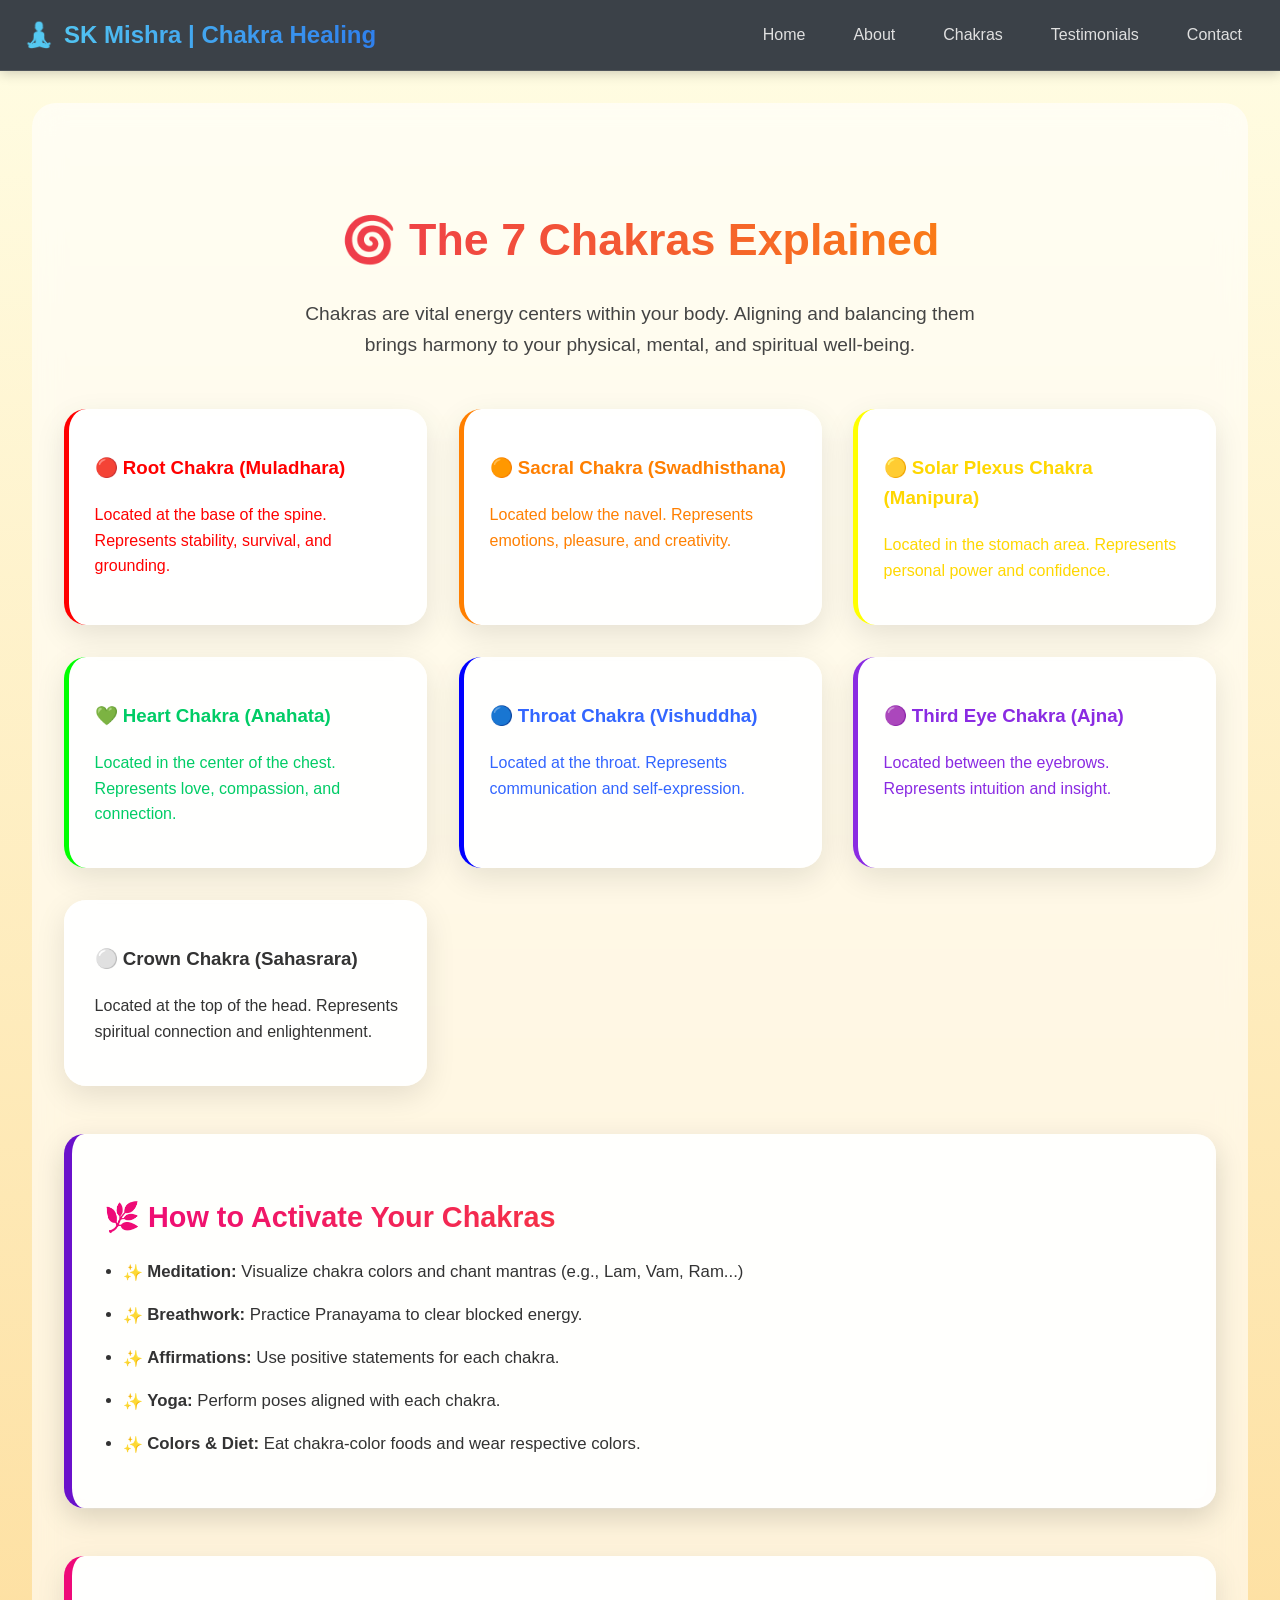
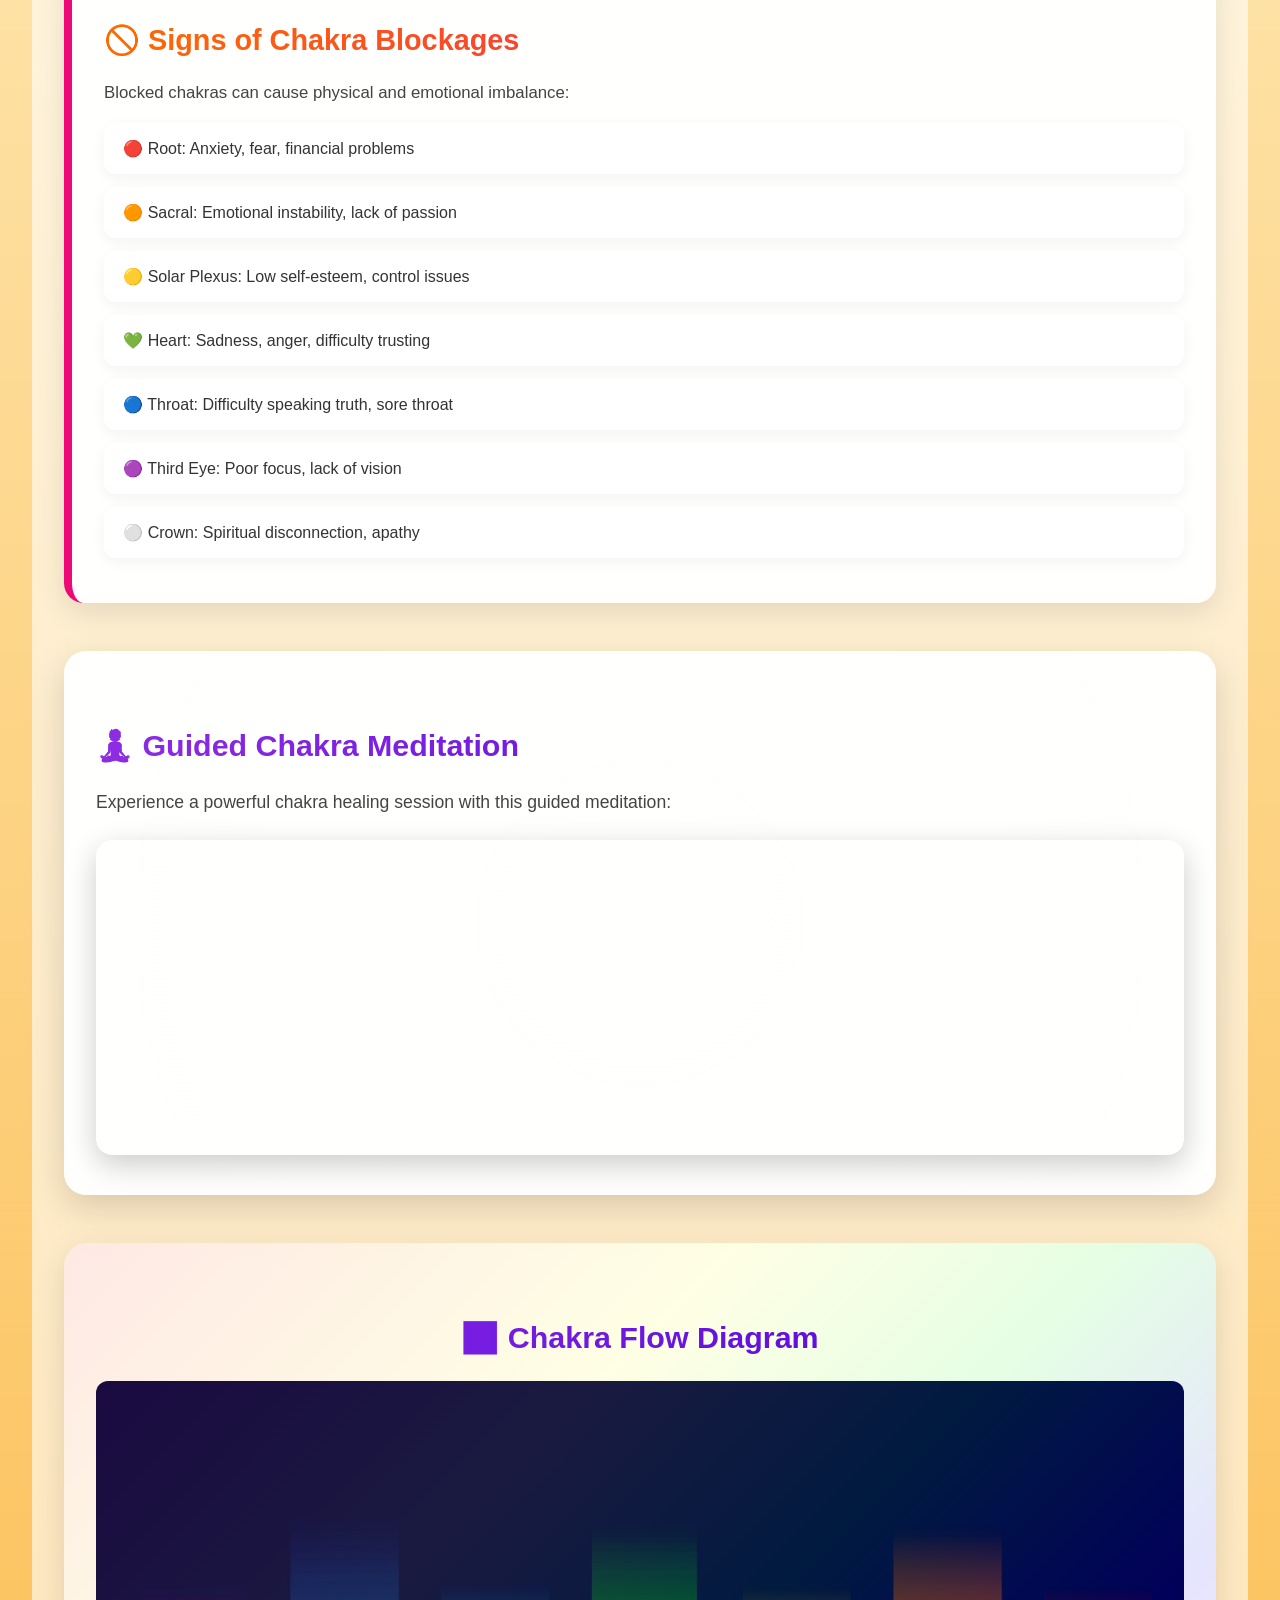
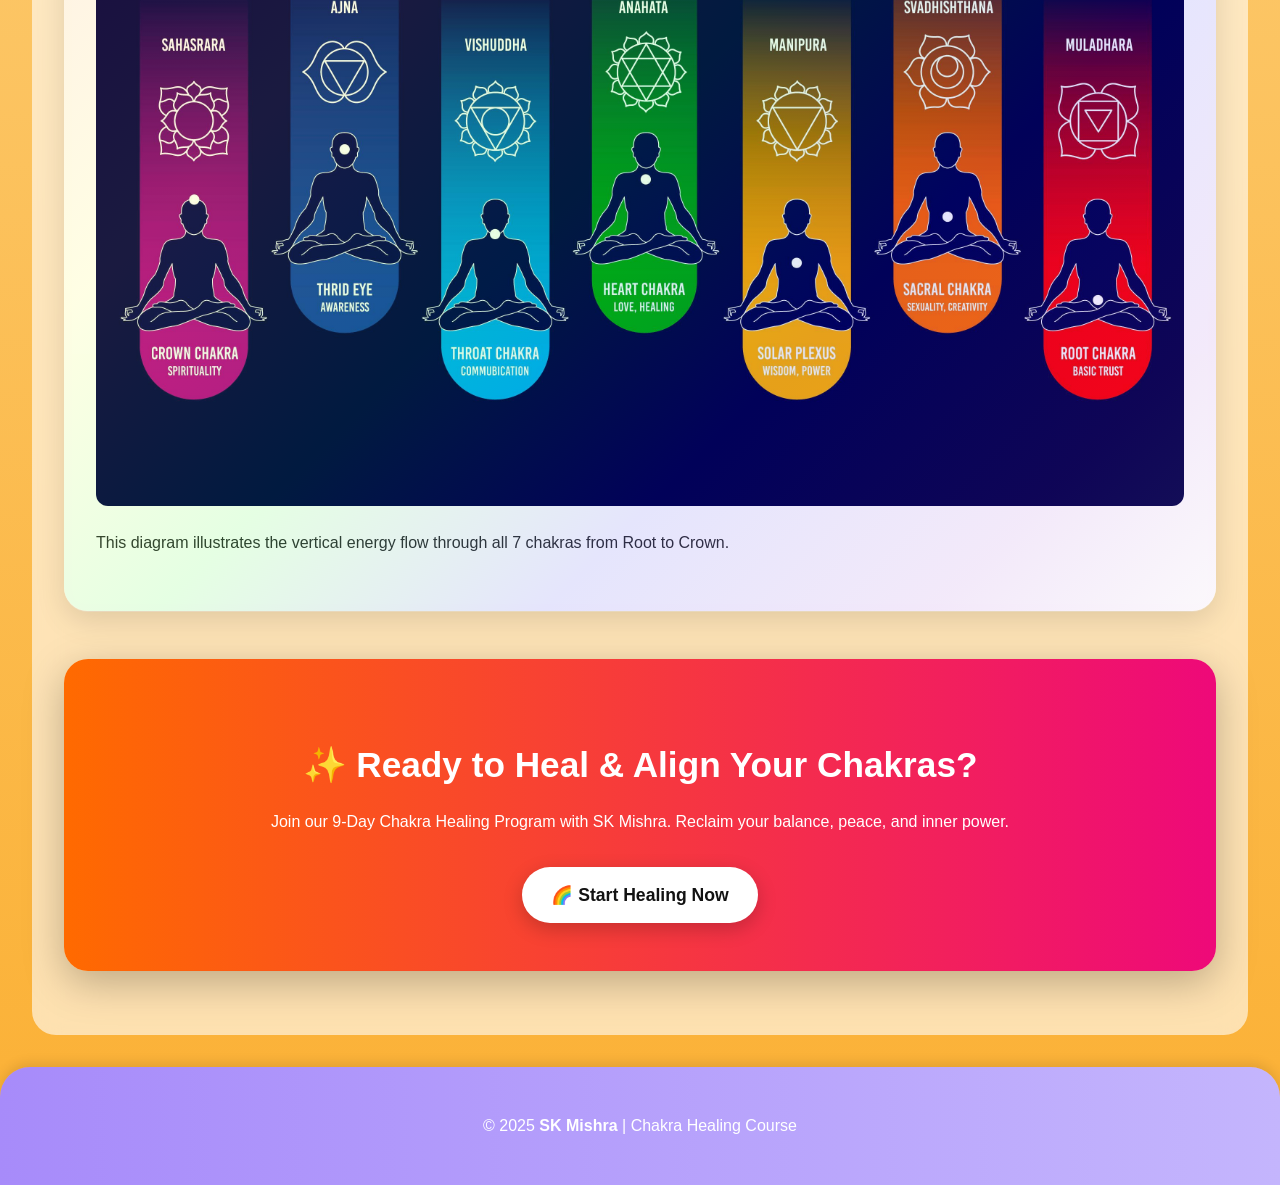
<file: chakra.html>
<!DOCTYPE html>
<html lang="en">
<head>
  <meta charset="UTF-8" />
  <meta name="viewport" content="width=device-width, initial-scale=1.0"/>
  <title>Chakras | SK Mishra Chakra Healing</title>
  <link rel="stylesheet" href="chakra.css" />
  <link rel="stylesheet" href="home.css" />
</head>
<body>

  <!-- 🔷 Header -->
  <div id="header-placeholder"></div>

  <!-- 🌀 Chakra Section -->
  <section id="chakra" class="chakra-section">
    <div class="chakra-container">
      <h2 class="section-title">🌀 The 7 Chakras Explained</h2>
      <p class="chakra-intro">
        Chakras are vital energy centers within your body. Aligning and balancing them brings harmony to your physical, mental, and spiritual well-being.
      </p>

      <!-- Chakra Cards -->
      <div class="chakra-grid">

        <div class="chakra-card" style="border-color: #FF0000; color: #FF0000; animation-delay: 0.1s;">
          <h3>🔴 Root Chakra (Muladhara)</h3>
          <p>Located at the base of the spine. Represents stability, survival, and grounding.</p>
        </div>
      
        <div class="chakra-card" style="border-color: #FF7F00; color: #FF7F00; animation-delay: 0.2s;">
          <h3>🟠 Sacral Chakra (Swadhisthana)</h3>
          <p>Located below the navel. Represents emotions, pleasure, and creativity.</p>
        </div>
      
        <div class="chakra-card" style="border-color: #FFFF00; color: #FFD700; animation-delay: 0.3s;">
          <h3>🟡 Solar Plexus Chakra (Manipura)</h3>
          <p>Located in the stomach area. Represents personal power and confidence.</p>
        </div>
      
        <div class="chakra-card" style="border-color: #00FF00; color: #00CC66; animation-delay: 0.4s;">
          <h3>💚 Heart Chakra (Anahata)</h3>
          <p>Located in the center of the chest. Represents love, compassion, and connection.</p>
        </div>
      
        <div class="chakra-card" style="border-color: #0000FF; color: #3366FF; animation-delay: 0.5s;">
          <h3>🔵 Throat Chakra (Vishuddha)</h3>
          <p>Located at the throat. Represents communication and self-expression.</p>
        </div>
      
        <div class="chakra-card" style="border-color: #8A2BE2; color: #8A2BE2; animation-delay: 0.6s;">
          <h3>🟣 Third Eye Chakra (Ajna)</h3>
          <p>Located between the eyebrows. Represents intuition and insight.</p>
        </div>
      
        <div class="chakra-card" style="border-color: #FFFFFF; animation-delay: 0.7s;">
          <h3>⚪ Crown Chakra (Sahasrara)</h3>
          <p>Located at the top of the head. Represents spiritual connection and enlightenment.</p>
        </div>
      
      </div>
      
      <!-- 🔸 Chakra Activation Tips -->
      <div class="chakra-activation">
        <h3>🌿 How to Activate Your Chakras</h3>
        <ul>
          <li><strong>Meditation:</strong> Visualize chakra colors and chant mantras (e.g., Lam, Vam, Ram...)</li>
          <li><strong>Breathwork:</strong> Practice Pranayama to clear blocked energy.</li>
          <li><strong>Affirmations:</strong> Use positive statements for each chakra.</li>
          <li><strong>Yoga:</strong> Perform poses aligned with each chakra.</li>
          <li><strong>Colors & Diet:</strong> Eat chakra-color foods and wear respective colors.</li>
        </ul>
      </div>

      <!-- 🔹 Chakra Blockages -->
      <div class="chakra-blockages">
        <h3>🚫 Signs of Chakra Blockages</h3>
        <p>Blocked chakras can cause physical and emotional imbalance:</p>
        <ul>
          <li>🔴 Root: Anxiety, fear, financial problems</li>
          <li>🟠 Sacral: Emotional instability, lack of passion</li>
          <li>🟡 Solar Plexus: Low self-esteem, control issues</li>
          <li>💚 Heart: Sadness, anger, difficulty trusting</li>
          <li>🔵 Throat: Difficulty speaking truth, sore throat</li>
          <li>🟣 Third Eye: Poor focus, lack of vision</li>
          <li>⚪ Crown: Spiritual disconnection, apathy</li>
        </ul>
      </div>

      <!-- 🔸 Guided Meditation -->
      <div class="chakra-meditation">
        <h3>🧘 Guided Chakra Meditation</h3>
        <p>Experience a powerful chakra healing session with this guided meditation:</p>
        <div class="chakra-video">
          <iframe width="100%" height="315" src="https://www.youtube.com/embed/qs_DuZigRzY" title="Chakra Meditation" frameborder="0" allowfullscreen></iframe>
        </div>
      </div>

      <!-- 🔹 Chakra Flow Diagram -->
      <div class="chakra-diagram">
        <h3>📊 Chakra Flow Diagram</h3>
        <img src="/images/chkara.jpg" alt="Chakra Flow Diagram" style="max-width: 100%; border-radius: 12px;" />
        <p>This diagram illustrates the vertical energy flow through all 7 chakras from Root to Crown.</p>
      </div>

      <!-- 🟣 Call to Action -->
      <div class="chakra-cta">
        <h2>✨ Ready to Heal & Align Your Chakras?</h2>
        <p>Join our 9-Day Chakra Healing Program with SK Mishra. Reclaim your balance, peace, and inner power.</p>
        <a href="contact.html" class="chakra-btn">🌈 Start Healing Now</a>
      </div>
    </div>
  </section>

  <!-- ⚫ Footer -->
  <div id="footer-placeholder"></div>


  <script src="script.js"></script>

</body>
</html>
</file>
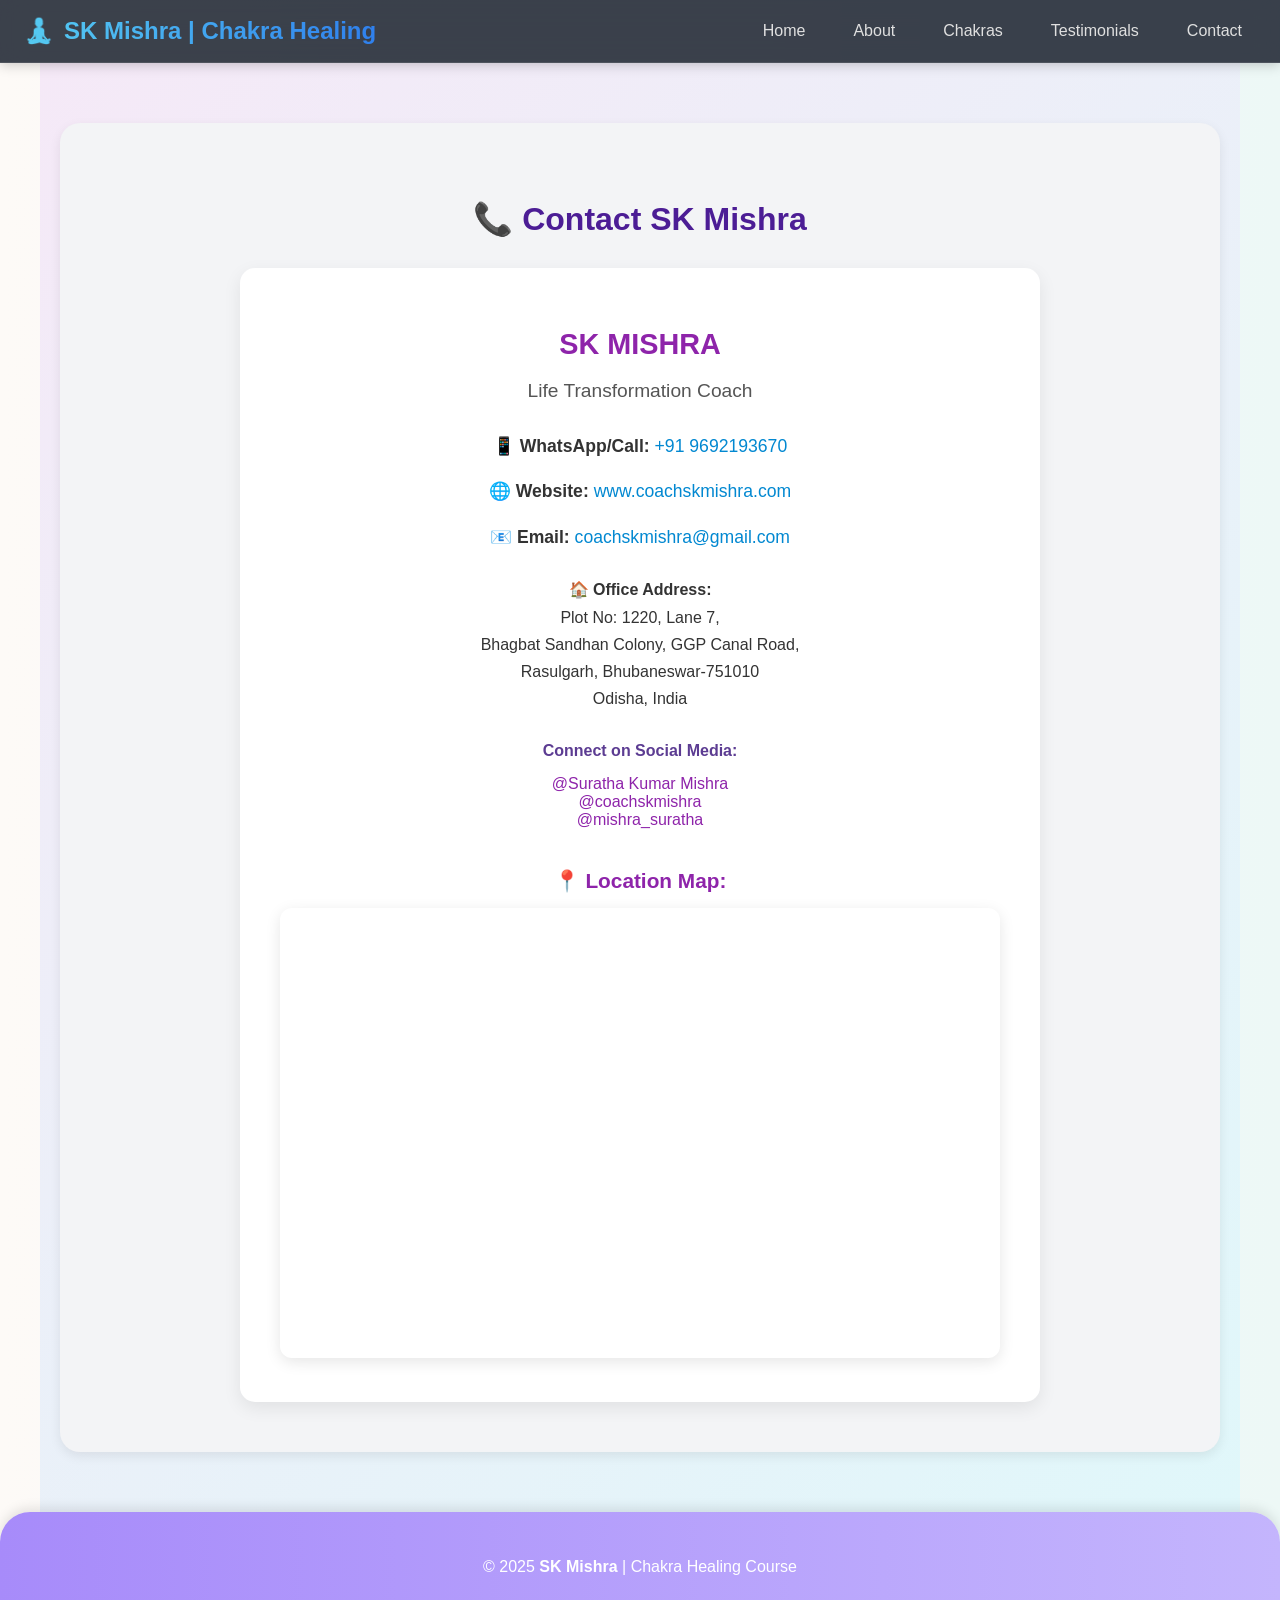
<file: contact.html>
<!DOCTYPE html>
<html lang="en">
<head>
  <meta charset="UTF-8" />
  <meta name="viewport" content="width=device-width, initial-scale=1.0"/>
  <title>Contact | SK Mishra - Life Transformation Coach</title>
  <link rel="stylesheet" href="contact.css" />
  <link rel="stylesheet" href="home.css" />
  <style>
    /* Basic styling for contact section */
    .contact-section {
      padding: 60px 20px;
      background: linear-gradient(135deg, #f5e9f7, #e0f7fa);
    }
    
    .contact-container {
      max-width: 1200px;
      margin: 0 auto;
    }
    
    .section-title {
      text-align: center;
      font-size: 2.5rem;
      color: #8E24AA;
      margin-bottom: 40px;
    }
    
    .contact-card {
      background: white;
      padding: 40px;
      border-radius: 15px;
      box-shadow: 0 6px 18px rgba(0, 0, 0, 0.08);
      max-width: 800px;
      margin: 0 auto;
      text-align: center;
    }
    
    .coach-title {
      font-size: 1.8rem;
      color: #8E24AA;
      margin: 20px 0 10px;
      font-weight: 600;
    }
    
    .coach-subtitle {
      color: #555;
      font-size: 1.2rem;
      margin-bottom: 30px;
      font-weight: 500;
    }
    
    .contact-info {
      margin: 30px 0;
    }
    
    .contact-info p {
      font-size: 1.1rem;
      margin-bottom: 15px;
      line-height: 1.6;
    }
    
    .contact-info a {
      color: #0288D1;
      text-decoration: none;
    }
    
    .contact-info a:hover {
      text-decoration: underline;
    }
    
    .address {
      margin: 25px 0;
      font-style: normal;
      line-height: 1.7;
    }
    
    .social-links {
      margin-top: 30px;
    }
    
    .social-links a {
      display: inline-block;
      margin: 0 10px;
      color: #8E24AA;
      font-weight: 500;
    }
    
    .map-box {
      margin-top: 40px;
    }
    
    .map-box h4 {
      font-size: 1.3rem;
      color: #8E24AA;
      margin-bottom: 15px;
    }
  </style>
</head>
<body>

  <!-- 🔶 Header & Navigation -->
  <div id="header-placeholder"></div>

  <!-- 🟠 Contact Section -->
  <section class="contact-section">
    <div class="contact-container">
      <h2 class="section-title">📞 Contact SK Mishra</h2>

      <div class="contact-card">
        <h3 class="coach-title">SK MISHRA</h3>
        <p class="coach-subtitle">Life Transformation Coach</p>
        
        <div class="contact-info">
          <p><strong>📱 WhatsApp/Call:</strong> <a href="https://wa.me/919692193670" target="_blank">+91 9692193670</a></p>
          <p><strong>🌐 Website:</strong> <a href="http://www.coachskmishra.com" target="_blank">www.coachskmishra.com</a></p>
          <p><strong>📧 Email:</strong> <a href="mailto:coachskmishra@gmail.com">coachskmishra@gmail.com</a></p>
          
          <div class="address">
            <strong>🏠 Office Address:</strong><br>
            Plot No: 1220, Lane 7,<br>
            Bhagbat Sandhan Colony, GGP Canal Road,<br>
            Rasulgarh, Bhubaneswar-751010<br>
            Odisha, India
          </div>
        </div>

        <div class="social-links">
          <h4>Connect on Social Media:</h4>
          <a href="#" target="_blank">@Suratha Kumar Mishra</a><br>
          <a href="#" target="_blank">@coachskmishra</a><br>
          <a href="#" target="_blank">@mishra_suratha</a>
        </div>

        <div class="map-box">
          <h4>📍 Location Map:</h4>
          <iframe src="https://www.google.com/maps/embed?pb=!1m17!1m12!1m3!1d3742.2667691585916!2d85.86264727501036!3d20.289222181181415!2m3!1f0!2f0!3f0!3m2!1i1024!2i768!4f13.1!3m2!1m1!2zMjDCsDE3JzIxLjIiTiA4NcKwNTEnNTQuOCJF!5e0!3m2!1sen!2sin!4v1752082317513!5m2!1sen!2sin" width="600" height="450" style="border:0;" allowfullscreen="" loading="lazy" referrerpolicy="no-referrer-when-downgrade"></iframe>
        </div>
      </div>
    </div>
  </section>

  <!-- ⚫ Footer -->
  <div id="footer-placeholder"></div>
  <script src="script.js"></script>

</body>
</html>
</file>
<file: chakra.css>
/* ------------------ Chakra Base Styling ------------------ */
body {
    margin: 0;
    font-family: 'Poppins', sans-serif;
    background: linear-gradient(to bottom, #fffde4, #fbb034);
    color: #222;
    line-height: 1.6;
    overflow-x: hidden;
}

/* Chakra Section */
.chakra-section {
    padding: 4rem 2rem;
    background: rgba(255, 255, 255, 0.6);
    backdrop-filter: blur(14px);
    border-radius: 24px;
    margin: 2rem;
    animation: fadeIn 1s ease-in;
}

/* Title & Intro */
.section-title {
    font-size: 2.8rem;
    text-align: center;
    margin-bottom: 1.5rem;
    background: linear-gradient(to right, #e91e63, #ff9800);
    -webkit-background-clip: text;
    -webkit-text-fill-color: transparent;
    animation: fadeInUp 1s ease-in-out;
}

.chakra-intro {
    max-width: 700px;
    margin: 0 auto 3rem;
    text-align: center;
    font-size: 1.2rem;
    color: #444;
    animation: fadeIn 1.5s ease-in-out;
}

/* Chakra Grid */
.chakra-grid {
    display: grid;
    grid-template-columns: repeat(auto-fit, minmax(280px, 1fr));
    gap: 2rem;
    margin-bottom: 3rem;
}

/* Chakra Card */
.chakra-card {
    background: rgba(255, 255, 255, 0.9);
    border-left: 5px solid #ff9800;
    padding: 1.6rem;
    border-radius: 22px;
    box-shadow: 0 10px 30px rgba(0, 0, 0, 0.1);
    transition: all 0.4s ease;
    animation: floatIn 0.8s ease forwards;
    opacity: 0;
    transform: translateY(30px);
    backdrop-filter: blur(6px);
    position: relative;
}

.chakra-card:hover {
    transform: translateY(-12px) scale(1.03);
    box-shadow: 0 12px 35px rgba(255, 152, 0, 0.3), 0 8px 25px rgba(0, 0, 0, 0.1);
    border-left-color: #e91e63;
}
/* Animation Keyframe */
@keyframes fadeInUpScale {
    0% {
        opacity: 0;
        transform: translateY(30px) scale(0.95);
    }

    100% {
        opacity: 1;
        transform: translateY(0) scale(1);
    }
}

/* Animated Chakra Cards */
.chakra-card {
    opacity: 0;
    transform: translateY(30px) scale(0.95);
    animation: fadeInUpScale 0.8s ease forwards;
}

/* Optional hover glow */
.chakra-card:hover {
    box-shadow: 0 0 20px currentColor;
}
/* Shared Sections */
.chakra-activation,
.chakra-blockages,
.chakra-meditation,
.chakra-diagram {
    background: rgba(255, 255, 255, 0.92);
    border-radius: 20px;
    padding: 2rem;
    margin-bottom: 3rem;
    box-shadow: 0 8px 25px rgba(0, 0, 0, 0.1);
    animation: fadeIn 1.2s ease-in;
    backdrop-filter: blur(6px);
}

.chakra-activation h3,
.chakra-blockages h3,
.chakra-meditation h3,
.chakra-diagram h3 {
    color: #e65100;
    margin-bottom: 1rem;
    font-size: 1.6rem;
}

.chakra-activation ul,
.chakra-blockages ul {
    margin-left: 1.4rem;
    line-height: 1.7;
    color: #444;
}

/* Chakra Video & Diagram */
.chakra-video iframe {
    border-radius: 14px;
    box-shadow: 0 8px 22px rgba(0, 0, 0, 0.15);
}
.chakra-activation {
    background: rgba(255, 255, 255, 0.85);
    border-left: 8px solid #6a11cb;
    border-radius: 20px;
    padding: 2rem;
    margin-bottom: 3rem;
    box-shadow: 0 10px 28px rgba(0, 0, 0, 0.15);
    animation: fadeInUp 1s ease;
    backdrop-filter: blur(10px);
    transition: transform 0.3s ease, box-shadow 0.3s ease;
}

.chakra-activation:hover {
    transform: translateY(-5px);
    box-shadow: 0 16px 36px rgba(0, 0, 0, 0.2);
}

/* Title Style */
.chakra-activation h3 {
    font-size: 1.8rem;
    margin-bottom: 1rem;
    color: #6a11cb;
    background: linear-gradient(to right, #ee0979, #ff6a00);
    -webkit-background-clip: text;
    -webkit-text-fill-color: transparent;
    display: flex;
    align-items: center;
    gap: 0.5rem;
    animation: glowIn 1.2s ease-in-out;
}

/* List Style */
.chakra-activation ul {
    margin-left: 1.2rem;
    line-height: 1.8;
    color: #333;
    font-size: 1.05rem;
    padding-left: 0;
}

.chakra-activation li {
    margin-bottom: 0.8rem;
    position: relative;
    padding-left: 1.5rem;
}

.chakra-activation li::before {
    content: "✨";
    position: absolute;
    left: 0;
    top: 2px;
    font-size: 1rem;
}

/* Optional subtle animation */
@keyframes glowIn {
    0% {
        opacity: 0;
        transform: translateY(20px);
        filter: blur(2px);
    }

    100% {
        opacity: 1;
        transform: translateY(0);
        filter: blur(0);
    }
}.chakra-blockages {
    background: rgba(255, 255, 255, 0.9);
    border-left: 8px solid #ee0979;
    border-radius: 20px;
    padding: 2rem;
    margin-bottom: 3rem;
    box-shadow: 0 10px 30px rgba(0, 0, 0, 0.1);
    backdrop-filter: blur(10px);
    transition: transform 0.3s ease, box-shadow 0.3s ease;
    animation: fadeInUp 1s ease;
}

.chakra-blockages:hover {
    transform: translateY(-6px);
    box-shadow: 0 16px 40px rgba(0, 0, 0, 0.15);
}

/* Title Styling */
.chakra-blockages h3 {
    font-size: 1.8rem;
    margin-bottom: 1rem;
    background: linear-gradient(to right, #ff6a00, #ee0979);
    -webkit-background-clip: text;
    -webkit-text-fill-color: transparent;
    display: flex;
    align-items: center;
    gap: 0.5rem;
    animation: glowIn 1s ease-in;
}

/* Description */
.chakra-blockages p {
    color: #444;
    font-size: 1.05rem;
    margin-bottom: 1rem;
}

/* Chakra List Styling */
.chakra-blockages ul {
    list-style: none;
    padding-left: 0;
    margin: 0;
}

.chakra-blockages li {
    background: rgba(255, 255, 255, 0.7);
    padding: 0.75rem 1.2rem;
    border-radius: 12px;
    margin-bottom: 0.8rem;
    color: #333;
    font-weight: 500;
    display: flex;
    align-items: center;
    gap: 0.6rem;
    box-shadow: 0 4px 14px rgba(0, 0, 0, 0.05);
    transition: background 0.3s ease;
}

.chakra-blockages li:hover {
    background: #fff3e0;
    cursor: default;
    transform: translateX(4px);
}

/* Reuse animation */
@keyframes glowIn {
    0% {
        opacity: 0;
        transform: translateY(20px);
        filter: blur(2px);
    }

    100% {
        opacity: 1;
        transform: translateY(0);
        filter: blur(0);
    }
}
.chakra-meditation {
    background: rgba(255, 255, 255, 0.92);
    border-radius: 22px;
    padding: 2.5rem 2rem;
    margin-bottom: 3rem;
    box-shadow: 0 12px 35px rgba(0, 0, 0, 0.15);
    backdrop-filter: blur(12px);
    animation: fadeInZoom 1.2s ease-out;
    position: relative;
    overflow: hidden;
}

.chakra-meditation::before {
    content: "";
    position: absolute;
    top: -30%;
    left: -30%;
    width: 160%;
    height: 160%;
    background: radial-gradient(circle, rgba(255, 255, 255, 0.15), transparent);
    animation: radialGlow 5s infinite linear;
    z-index: 0;
}

.chakra-meditation h3 {
    font-size: 1.9rem;
    margin-bottom: 1rem;
    background: linear-gradient(to right, #8e2de2, #4a00e0);
    -webkit-background-clip: text;
    -webkit-text-fill-color: transparent;
    position: relative;
    z-index: 1;
    animation: glowText 2s ease-in-out infinite alternate;
}

.chakra-meditation p {
    font-size: 1.1rem;
    color: #444;
    margin-bottom: 1.5rem;
    z-index: 1;
    position: relative;
}

/* Chakra Video Container */
.chakra-video {
    border-radius: 16px;
    overflow: hidden;
    position: relative;
    z-index: 1;
    box-shadow: 0 10px 30px rgba(0, 0, 0, 0.2);
    animation: pulseVideo 4s ease-in-out infinite;
}

.chakra-video iframe {
    width: 100%;
    height: 315px;
    border: none;
    display: block;
    border-radius: 16px;
}

/* Animations */
@keyframes fadeInZoom {
    0% {
        opacity: 0;
        transform: scale(0.96) translateY(40px);
    }

    100% {
        opacity: 1;
        transform: scale(1) translateY(0);
    }
}

@keyframes glowText {
    from {
        text-shadow: 0 0 8px #9c27b0, 0 0 15px #7b1fa2;
    }

    to {
        text-shadow: 0 0 16px #ce93d8, 0 0 24px #7e57c2;
    }
}

@keyframes pulseVideo {

    0%,
    100% {
        box-shadow: 0 0 15px rgba(138, 43, 226, 0.4);
    }

    50% {
        box-shadow: 0 0 30px rgba(138, 43, 226, 0.7);
    }
}

@keyframes radialGlow {
    0% {
        transform: rotate(0deg) scale(1);
    }

    100% {
        transform: rotate(360deg) scale(1.2);
    }
}
.chakra-diagram {
    background: rgba(255, 255, 255, 0.94);
    border-radius: 24px;
    padding: 2.5rem 2rem;
    margin-bottom: 3rem;
    box-shadow: 0 10px 30px rgba(0, 0, 0, 0.12);
    position: relative;
    backdrop-filter: blur(10px);
    animation: slideFadeIn 1.2s ease;
    overflow: hidden;
}

.chakra-diagram::before {
    content: "";
    position: absolute;
    top: -5%;
    left: -5%;
    width: 110%;
    height: 110%;
    background: linear-gradient(135deg, #ff0000, #ff7f00, #ffff00, #00ff00, #0000ff, #8a2be2, #ffffff);
    opacity: 0.1;
    z-index: 0;
    animation: chakraBorderFlow 10s linear infinite;
}

.chakra-diagram h3 {
    font-size: 1.9rem;
    margin-bottom: 1.2rem;
    text-align: center;
    background: linear-gradient(to right, #8e2de2, #4a00e0);
    -webkit-background-clip: text;
    -webkit-text-fill-color: transparent;
    animation: textPulse 2s infinite ease-in-out;
    position: relative;
    z-index: 1;
}

.diagram-container {
    border-radius: 18px;
    overflow: hidden;
    box-shadow: 0 0 20px rgba(138, 43, 226, 0.3);
    margin-bottom: 1.5rem;
    animation: glowFadeIn 1.5s ease-out;
    position: relative;
    z-index: 1;
}

.diagram-container img {
    width: 100%;
    display: block;
    border-radius: 16px;
    animation: fadeZoom 1.4s ease;
}

.diagram-description {
    font-size: 1.1rem;
    color: #444;
    text-align: center;
    max-width: 800px;
    margin: 0 auto;
    position: relative;
    z-index: 1;
}

/* Animations */
@keyframes slideFadeIn {
    0% {
        opacity: 0;
        transform: translateY(40px);
    }

    100% {
        opacity: 1;
        transform: translateY(0);
    }
}

@keyframes textPulse {
    0% {
        text-shadow: 0 0 8px #8a2be2;
    }

    100% {
        text-shadow: 0 0 16px #4a00e0;
    }
}

@keyframes chakraBorderFlow {
    0% {
        transform: rotate(0deg) scale(1);
    }

    100% {
        transform: rotate(360deg) scale(1.02);
    }
}

@keyframes fadeZoom {
    0% {
        opacity: 0;
        transform: scale(0.95);
    }

    100% {
        opacity: 1;
        transform: scale(1);
    }
}

@keyframes glowFadeIn {
    0% {
        opacity: 0;
        box-shadow: 0 0 0 rgba(138, 43, 226, 0);
    }

    100% {
        opacity: 1;
        box-shadow: 0 0 25px rgba(138, 43, 226, 0.25);
    }
}
/* CTA Section */
.chakra-cta {
    background: linear-gradient(to right, #ff6a00, #ee0979);
    padding: 3rem 2rem;
    border-radius: 24px;
    text-align: center;
    color: #fff;
    animation: fadeInUp 1.2s ease;
    box-shadow: 0 12px 40px rgba(0, 0, 0, 0.25);
}

.chakra-cta h2 {
    font-size: 2.2rem;
    margin-bottom: 1rem;
}

.chakra-btn {
    margin-top: 1rem;
    display: inline-block;
    background: #ffffff;
    color: #121212;
    padding: 0.9rem 1.8rem;
    font-size: 1.1rem;
    border-radius: 40px;
    text-decoration: none;
    transition: all 0.3s ease;
    font-weight: 600;
    box-shadow: 0 6px 20px rgba(0, 0, 0, 0.2);
}

.chakra-btn:hover {
    background: #f0f0f0;
    transform: scale(1.05);
}

/* ------------------ Animations ------------------ */
@keyframes fadeIn {
    0% {
        opacity: 0;
    }

    100% {
        opacity: 1;
    }
}

@keyframes fadeInUp {
    0% {
        opacity: 0;
        transform: translateY(40px);
    }

    100% {
        opacity: 1;
        transform: translateY(0);
    }
}

@keyframes floatIn {
    0% {
        opacity: 0;
        transform: translateY(30px) scale(0.95);
    }

    100% {
        opacity: 1;
        transform: translateY(0) scale(1);
    }
}

/* ------------------ Responsive ------------------ */
@media (max-width: 768px) {
    .chakra-cta h2 {
        font-size: 1.6rem;
    }

    .chakra-btn {
        font-size: 1rem;
        padding: 0.6rem 1.2rem;
    }

    .section-title {
        font-size: 2rem;
    }
}
</file>
<file: home.css>
/* ============================
   Global Reset & Base Styles
============================ */
* {
    box-sizing: border-box;
}

body {
    font-family: 'Poppins', sans-serif;
    margin: 0;
    padding: 0;
    color: #333;
    overflow-x: hidden;
}

/* ============================
   Global Animations
============================ */
@keyframes fadeUp {
    from {
        opacity: 0;
        transform: translateY(20px);
    }

    to {
        opacity: 1;
        transform: translateY(0);
    }
}

@keyframes fadeInUp {
    0% {
        opacity: 0;
        transform: translateY(50px);
    }

    100% {
        opacity: 1;
        transform: translateY(0);
    }
}

@keyframes slideFadeDown {
    0% {
        transform: translateY(-30px);
        opacity: 0;
    }

    100% {
        transform: translateY(0);
        opacity: 1;
    }
}

@keyframes slideFadeIn {
    from {
        opacity: 0;
        transform: translateY(30px);
    }

    to {
        opacity: 1;
        transform: translateY(0);
    }
}

@keyframes pulse {

    0%,
    100% {
        box-shadow: 0 0 15px rgba(255, 235, 59, 0.6);
    }

    50% {
        box-shadow: 0 0 25px rgba(255, 235, 59, 1);
    }
}

.animate {
    animation: fadeUp 1s ease-out forwards;
    opacity: 0;
}
/* 🌟 Minimal & Unique Chakra Glass Header */
.glass-header {
    position: sticky;
    top: 0;
    z-index: 1000;
    background: rgba(25, 32, 45, 0.85);
    backdrop-filter: blur(12px);
    -webkit-backdrop-filter: blur(12px);
    border-bottom: 1px solid rgba(255, 255, 255, 0.1);
    box-shadow: 0 2px 12px rgba(0, 0, 0, 0.2);
    padding: 14px 24px;
    display: flex;
    justify-content: space-between;
    align-items: center;
    animation: slideDown 0.6s ease forwards;
    opacity: 0;
}

/* 🧘 Calm Gradient Logo */
.logo {
    font-size: 1.5rem;
    font-weight: 600;
    background: linear-gradient(90deg, #56ccf2, #2f80ed);
    /* Teal to Indigo */
    background-clip: text;
    -webkit-background-clip: text;
    color: transparent;
    display: flex;
    align-items: center;
    gap: 10px;
    animation: subtlePulse 4s infinite ease-in-out;
}

/* ✨ Simple & Soft Navbar */
.navbar {
    display: flex;
    gap: 20px;
    flex-wrap: wrap;
}

.navbar a {
    text-decoration: none;
    font-weight: 500;
    color: #e0e0e0;
    padding: 8px 14px;
    border-radius: 8px;
    transition: 0.3s ease;
    position: relative;
    background: transparent;
}

.navbar a:hover {
    background-color: rgba(255, 255, 255, 0.1);
    color: #ffffff;
}

.navbar a::after {
    content: '';
    position: absolute;
    height: 2px;
    background: #56ccf2;
    width: 0%;
    left: 50%;
    bottom: -4px;
    transform: translateX(-50%);
    transition: width 0.3s ease;
}

.navbar a:hover::after {
    width: 80%;
}

/* ☰ Hamburger Icon */
.menu-icon {
    font-size: 2rem;
    color: #ffffff;
    cursor: pointer;
    display: none;
    transition: transform 0.3s ease;
}

.menu-icon:hover {
    transform: scale(1.2);
}

/* 📱 Mobile Responsive */
@media (max-width: 768px) {
    .navbar {
        position: absolute;
        top: 70px;
        /* adjust to your header height */
        left: 0;
        width: 100%;
        height: calc(100vh - 70px);
        /* full viewport height minus header */
        background: rgba(25, 32, 45, 0.95);
        backdrop-filter: blur(10px);
        flex-direction: column;
        align-items: center;
        justify-content: center;
        /* center the links vertically */
        display: none;
        gap: 24px;
        padding: 20px;
        animation: fadeInMobile 0.3s ease-in-out;
        z-index: 1000;
    }

    .navbar.active {
        display: flex;
    }

    .menu-icon {
        display: block;
        font-size: 1.8rem;
        z-index: 1100;
        cursor: pointer;
    }
}

/* 🔄 Animations */
@keyframes slideDown {
    0% {
        opacity: 0;
        transform: translateY(-10px);
    }

    100% {
        opacity: 1;
        transform: translateY(0);
    }
}

@keyframes fadeInMobile {
    from {
        opacity: 0;
        transform: translateY(-10px);
    }

    to {
        opacity: 1;
        transform: translateY(0);
    }
}

@keyframes subtlePulse {

    0%,
    100% {
        opacity: 1;
    }

    50% {
        opacity: 0.8;
    }
}
/* ============================
   Hero Section
============================ */
.hero-section {
    background: linear-gradient(135deg, #5f2c82, #49a09d);
    color: white;
    padding: 100px 20px;
    text-align: center;
    position: relative;
    overflow: hidden;
}

.hero-content {
    max-width: 700px;
    margin: auto;
    animation: fadeInUp 1s ease-out forwards;
    opacity: 0;
}

.hero-section h1 {
    font-size: 3rem;
    margin-bottom: 20px;
    background: linear-gradient(45deg, #ffde59, #fff);
    -webkit-background-clip: text;
    -webkit-text-fill-color: transparent;
    font-weight: 800;
    text-shadow: 0 2px 8px rgba(255, 255, 255, 0.3);
}

.hero-section .subtitle {
    font-size: 1.3rem;
    margin-bottom: 30px;
    font-weight: 500;
}

.hero-highlights {
    list-style: none;
    padding: 0;
    margin: 0 auto 30px auto;
    max-width: 500px;
}

.hero-highlights li {
    margin: 10px 0;
    font-size: 1.1rem;
    position: relative;
    padding-left: 25px;
}

.hero-highlights li::before {
    content: "✨";
    position: absolute;
    left: 0;
    top: 0;
}

.cta-button {
    background: #ffeb3b;
    color: #000;
    padding: 14px 30px;
    border: none;
    border-radius: 30px;
    font-size: 1rem;
    font-weight: bold;
    cursor: pointer;
    box-shadow: 0 0 15px rgba(255, 235, 59, 0.6);
    transition: all 0.3s ease;
    animation: pulse 2s infinite;
}

.cta-button:hover {
    background: #fff176;
    transform: scale(1.05);
}

.note {
    margin-top: 15px;
    font-style: italic;
    font-size: 0.95rem;
    opacity: 0.9;
}
.caption {
    position: absolute;
    bottom: 40px;
    left: 50%;
    transform: translateX(-50%);
    background: rgba(0, 0, 0, 0.55);
    padding: 1rem 1.5rem;
    border-radius: 12px;
    color: #fff;
    max-width: 90%;
    text-align: center;
    animation: fadeUp 1s ease-in-out;
    box-shadow: 0 6px 12px rgba(0, 0, 0, 0.3);
}

.caption h2 {
    font-size: 1.4rem;
    margin-bottom: 0.5rem;
    background: linear-gradient(to right, #FFD700, #FBC02D);
    -webkit-background-clip: text;
    -webkit-text-fill-color: transparent;
}

.caption p {
    font-size: 1rem;
    line-height: 1.4;
}
/* ============================
   About Section
============================ */
.about-section.animate {
    animation: fadeInUp 1.2s ease forwards;
    opacity: 0;
}

.about-container {
    max-width: 1100px;
    margin: auto;
    padding: 40px 20px;
    background: linear-gradient(to right, #ede9fe, #f5f3ff);
    border-radius: 16px;
    box-shadow: 0 4px 12px rgba(0, 0, 0, 0.1);
}

.about-flex {
    display: flex;
    flex-wrap: wrap;
    gap: 30px;
    align-items: center;
}

.about-left {
    flex: 1 1 300px;
    text-align: center;
}

.about-img {
    width: 250px;
    height: 250px;
    object-fit: cover;
    border-radius: 50%;
    border: 6px solid #c084fc;
    box-shadow: 0 8px 20px rgba(128, 0, 128, 0.2);
    transition: transform 0.3s ease;
}

.about-img:hover {
    transform: scale(1.05);
}

.about-stats {
    display: flex;
    justify-content: center;
    gap: 20px;
    margin-top: 20px;
    font-weight: bold;
    font-size: 1rem;
    color: #5b21b6;
}

.about-stats div {
    background: #ddd6fe;
    padding: 10px 15px;
    border-radius: 10px;
    box-shadow: 0 2px 5px rgba(0, 0, 0, 0.1);
    transition: all 0.3s ease;
}

.about-stats div:hover {
    background: #c4b5fd;
    transform: scale(1.05);
}

.about-right {
    flex: 2 1 400px;
}

.about-right p {
    margin-bottom: 15px;
    line-height: 1.7;
    color: #333;
}

.about-highlights {
    list-style: none;
    padding: 0;
    margin-top: 20px;
}

.about-highlights li {
    margin-bottom: 10px;
    font-weight: 500;
    color: #4b0082;
}

/* ============================
   Chakra Program Section
============================ */
.program-section.animate {
    animation: fadeInUp 1s ease forwards;
    opacity: 0;
}

.program-container {
    max-width: 1100px;
    margin: auto;
    padding: 50px 20px;
    background: linear-gradient(135deg, #f0f4ff, #e9d8fd);
    border-radius: 20px;
    box-shadow: 0 4px 14px rgba(0, 0, 0, 0.1);
}

.program-container h2 {
    text-align: center;
    font-size: 2rem;
    margin-bottom: 15px;
    color: #4b0082;
}

.program-intro {
    text-align: center;
    font-size: 1.1rem;
    margin-bottom: 30px;
    color: #333;
}

.program-list {
    list-style: none;
    padding: 0;
    margin: 0;
}

.program-list li {
    font-size: 1rem;
    margin-bottom: 15px;
    padding: 10px 15px;
    border-left: 5px solid #c084fc;
    background: #faf5ff;
    border-radius: 8px;
    box-shadow: 0 2px 6px rgba(0, 0, 0, 0.05);
    display: flex;
    align-items: center;
    gap: 10px;
    transition: transform 0.3s ease;
}

.program-list li:hover {
    transform: translateX(5px);
    background: #f3e8ff;
}

/* Chakra Colors */
.chakra-dot {
    width: 14px;
    height: 14px;
    border-radius: 50%;
    display: inline-block;
}

.red {
    background-color: #e53935;
}

.orange {
    background-color: #fb8c00;
}

.yellow {
    background-color: #fdd835;
}

.green {
    background-color: #43a047;
}

.blue {
    background-color: #1e88e5;
}

.indigo {
    background-color: #5e35b1;
}

.violet {
    background-color: #9c27b0;
}

.gray {
    background-color: #757575;
}

.gold {
    background-color: #ffb300;
}

.program-bonus {
    margin-top: 30px;
    background: #e0e7ff;
    padding: 15px 20px;
    font-size: 1.05rem;
    color: #1e3a8a;
    border-left: 5px solid #7c3aed;
    border-radius: 12px;
    font-weight: 500;
    box-shadow: 0 3px 8px rgba(0, 0, 0, 0.07);
}

/* ============================
   Testimonials & Contact
============================ */
.testimonials.animate,
.contact-section.animate {
    animation: slideFadeIn 1s ease forwards;
    opacity: 0;
}

.testimonials-container,
.contact-container {
    max-width: 1000px;
    margin: auto;
    padding: 50px 20px;
    background: #f3f4f6;
    border-radius: 20px;
    box-shadow: 0 4px 12px rgba(0, 0, 0, 0.08);
}

.testimonials h2,
.contact-container h2 {
    text-align: center;
    font-size: 2rem;
    color: #4c1d95;
    margin-bottom: 30px;
}

.testimonial {
    background: #ede9fe;
    border-left: 6px solid #8b5cf6;
    padding: 20px;
    margin-bottom: 20px;
    border-radius: 12px;
    box-shadow: 0 2px 6px rgba(0, 0, 0, 0.05);
}

.testimonial p {
    font-size: 1rem;
    color: #333;
    margin-bottom: 10px;
}

.testimonial span {
    font-weight: bold;
    color: #5b21b6;
}

.contact-details {
    margin-top: 20px;
    font-size: 1.05rem;
    color: #1f2937;
    line-height: 1.8;
}

.contact-details a {
    color: #4c1d95;
    text-decoration: none;
}

.contact-details a:hover {
    text-decoration: underline;
}

.contact-cta {
    margin-top: 30px;
    text-align: center;
}

/* ============================
   Footer Section
============================ */
.footer.animate {
    animation: fadeUp 1s ease forwards;
    opacity: 0;
}

.footer {
    background: linear-gradient(to right, #a78bfa, #c4b5fd);
    padding: 30px 20px;
    text-align: center;
    color: #fff;
    font-size: 1rem;
    border-top-left-radius: 30px;
    border-top-right-radius: 30px;
    box-shadow: 0 -4px 12px rgba(0, 0, 0, 0.1);
}

.footer-container {
    max-width: 1100px;
    margin: auto;
}

.footer-links {
    margin-top: 15px;
}

.footer-links a {
    color: #fef3c7;
    margin: 0 12px;
    text-decoration: none;
    font-weight: 500;
    transition: color 0.3s ease;
}

.footer-links a:hover {
    color: #fffbe4;
}

/* Minimal Section Spacing */
section {
    padding: 30px 12px;
    scroll-margin-top: 70px;
}

/* Tablets and up */
@media (min-width: 768px) {
    section {
        padding: 45px 24px;
    }
}

/* Large desktops */
@media (min-width: 1200px) {
    section {
        padding: 50px 32px;
    }
}
/* ============================
   Responsive Design
============================ */
@media (max-width: 768px) {
    .glass-header {
        flex-direction: column;
        align-items: flex-start;
    }

    .navbar {
        flex-direction: column;
        align-items: flex-start;
        gap: 12px;
        width: 100%;
        margin-top: 10px;
    }

    .hero-section h1 {
        font-size: 2.2rem;
    }

    .cta-button {
        padding: 12px 24px;
        font-size: 0.95rem;
    }

    .about-flex {
        flex-direction: column;
        align-items: flex-start;
    }

    .about-left,
    .about-right {
        width: 100%;
        text-align: left;
    }

    .about-img {
        width: 180px;
        height: 180px;
        margin: 0 auto;
    }

    .about-stats {
        flex-direction: column;
        align-items: center;
        gap: 10px;
    }

    .program-container,
    .testimonials-container,
    .contact-container {
        padding: 30px 15px;
    }

    .program-container h2 {
        font-size: 1.5rem;
    }

    .program-intro {
        font-size: 1rem;
    }

    .program-list li {
        font-size: 0.95rem;
    }

    .program-bonus {
        font-size: 1rem;
        padding: 12px 15px;
    }

    .testimonial p {
        font-size: 0.95rem;
    }

    .cta-button {
        font-size: 1rem;
        padding: 10px 20px;
    }
}

@media (max-width: 600px) {
    .footer-links {
        display: flex;
        flex-direction: column;
        gap: 10px;
        margin-top: 20px;
    }
}

@media (max-width: 480px) {
    .about-img {
        width: 140px;
        height: 140px;
    }

    .about-stats div {
        font-size: 0.9rem;
        padding: 8px 12px;
    }

    .about-right p {
        font-size: 0.95rem;
    }

    .program-list li {
        font-size: 0.9rem;
    }

    .chakra-dot {
        width: 12px;
        height: 12px;
    }
}


/* 🔵 Registration Form Styling */
.register-section {
    background: linear-gradient(145deg, #001933, #003366);
    padding: 60px 20px;
    color: #fff;
}

.form-card {
    background: rgba(0, 37, 77, 0.95);
    backdrop-filter: blur(12px);
    border-radius: 20px;
    padding: 40px 35px;
    max-width: 450px;
    width: 100%;
    margin: 0 auto;
    text-align: center;
    box-shadow: 0 0 30px rgba(0, 153, 255, 0.2);
    border: 1px solid rgba(255, 255, 255, 0.1);
    animation: fadeInUp 0.8s ease forwards;
}

@keyframes fadeInUp {
    from {
        opacity: 0;
        transform: translateY(30px);
    }

    to {
        opacity: 1;
        transform: translateY(0);
    }
}

.form-card h2 {
    font-size: 28px;
    font-weight: 700;
    margin-bottom: 5px;
}

.form-card .sub-heading {
    font-size: 15px;
    color: #ccc;
    margin-bottom: 25px;
    font-weight: 500;
}

.from-logo {
    width: 120px;
    height: 120px;
    object-fit: cover;
    border-radius: 50%;
    border: 3px solid #00aaff;
    margin-bottom: 25px;
    transition: transform 0.3s ease;
}

.form-card:hover .logo {
    transform: scale(1.05);
}

.form-group {
    position: relative;
    margin-bottom: 18px;
}

.form-group input {
    width: 100%;
    padding: 14px 12px;
    font-size: 15px;
    border: 1px solid #ccc;
    border-radius: 8px;
    background: transparent;
    color: #fff;
    transition: border 0.3s ease;
}

.form-group label {
    position: absolute;
    top: 14px;
    left: 14px;
    background-color: #00254d;
    padding: 0 6px;
    font-size: 14px;
    color: #aaa;
    pointer-events: none;
    transition: 0.3s ease;
}

.form-group input:focus {
    border-color: #00aaff;
    outline: none;
}

.form-group input:focus+label,
.form-group input:not(:placeholder-shown)+label {
    top: -9px;
    left: 12px;
    font-size: 12px;
    color: #00aaff;
}

.phone-group {
    display: flex;
    align-items: center;
}

.phone-group span.flag {
    background: #fff;
    color: #000;
    padding: 0 10px;
    border-radius: 8px 0 0 8px;
    font-size: 16px;
}

.phone-group input {
    border-radius: 0 8px 8px 0;
    border-left: none;
    flex: 1;
}

button[type="submit"] {
    margin-top: 10px;
    width: 100%;
    padding: 14px;
    background: linear-gradient(90deg, #00aaff, #0077cc);
    color: #fff;
    font-size: 16px;
    font-weight: 600;
    border: none;
    border-radius: 8px;
    cursor: pointer;
    box-shadow: 0 0 15px rgba(0, 170, 255, 0.4);
    transition: all 0.3s ease;
}

button[type="submit"]:hover {
    background: linear-gradient(90deg, #0099ff, #005fa3);
    transform: translateY(-2px);
    box-shadow: 0 0 20px rgba(0, 170, 255, 0.6);
}

@media (max-width: 480px) {
    .form-card {
        padding: 30px 20px;
    }
}



.error-message {
    background-color: #ffebee;
    color: #d32f2f;
    padding: 15px;
    border-radius: 4px;
    margin-bottom: 20px;
    border-left: 4px solid #d32f2f;
}

.success-message {
    background-color: #e8f5e9;
    color: #2e7d32;
    padding: 20px;
    border-radius: 4px;
    text-align: center;
    margin-bottom: 20px;
    border-left: 4px solid #2e7d32;
}

.success-icon {
    font-size: 40px;
    margin-bottom: 10px;
}

.error-text {
    color: #d32f2f;
    font-size: 12px;
    display: none;
    margin-top: 5px;
}

.spinner {
    border: 4px solid rgba(0, 0, 0, 0.1);
    border-radius: 50%;
    border-top: 4px solid #3498db;
    width: 30px;
    height: 30px;
    animation: spin 1s linear infinite;
    margin: 0 auto;
}

@keyframes spin {
    0% {
        transform: rotate(0deg);
    }

    100% {
        transform: rotate(360deg);
    }
}



#floating-register-btn {
    position: fixed;
    bottom: 30px;
    right: 30px;
    background: linear-gradient(135deg, #4CAF50, #2E7D32);
    color: white;
    padding: 15px 25px;
    border-radius: 50px;
    cursor: pointer;
    box-shadow: 0 4px 20px rgba(76, 175, 80, 0.3);
    font-weight: 600;
    z-index: 999;
    display: flex;
    align-items: center;
    gap: 10px;
    transition: all 0.3s ease;
    border: none;
    font-size: 16px;
}

#floating-register-btn:hover {
    transform: translateY(-3px);
    box-shadow: 0 6px 25px rgba(76, 175, 80, 0.4);
    background: linear-gradient(135deg, #2E7D32, #4CAF50);
}

#floating-register-btn svg {
    width: 18px;
    height: 18px;
}

@media (max-width: 768px) {
    #floating-register-btn {
        bottom: 20px;
        right: 20px;
        padding: 12px 20px;
        font-size: 14px;
    }
}

/* Success Message Styling */
.success-message {
    display: none;
    text-align: center;
    padding: 30px;
    background: white;
    border-radius: 15px;
    box-shadow: 0 10px 30px rgba(0, 0, 0, 0.1);
    animation: fadeIn 0.5s ease-out;
}

.success-icon {
    width: 80px;
    height: 80px;
    margin: 0 auto 20px;
    background: linear-gradient(135deg, #4CAF50, #8BC34A);
    border-radius: 50%;
    display: flex;
    align-items: center;
    justify-content: center;
    color: white;
    font-size: 40px;
    font-weight: bold;
    box-shadow: 0 4px 15px rgba(76, 175, 80, 0.3);
}

.success-message h3 {
    color: #2E7D32;
    font-size: 24px;
    margin-bottom: 10px;
    font-family: 'Poppins', sans-serif;
}

.success-message p {
    color: #555;
    margin-bottom: 25px;
    font-size: 16px;
    line-height: 1.6;
}

.success-message button {
    background: linear-gradient(135deg, #4CAF50, #8BC34A);
    color: white;
    border: none;
    padding: 12px 25px;
    border-radius: 50px;
    cursor: pointer;
    font-weight: 600;
    font-family: 'Poppins', sans-serif;
    transition: all 0.3s ease;
    box-shadow: 0 4px 15px rgba(76, 175, 80, 0.2);
}

.success-message button:hover {
    transform: translateY(-2px);
    box-shadow: 0 6px 20px rgba(76, 175, 80, 0.3);
}

/* Animation */
@keyframes fadeIn {
    from {
        opacity: 0;
        transform: translateY(20px);
    }

    to {
        opacity: 1;
        transform: translateY(0);
    }
}

/* Confetti effect */
.confetti {
    position: absolute;
    width: 10px;
    height: 10px;
    background-color: #f00;
    opacity: 0;
}

/* Loading spinner */
.spinner {
    border: 5px solid rgba(255, 255, 255, 0.3);
    border-radius: 50%;
    border-top: 5px solid #FF5722;
    width: 50px;
    height: 50px;
    animation: spin 1s linear infinite;
    margin: 20px auto;
}

@keyframes spin {
    0% {
        transform: rotate(0deg);
    }

    100% {
        transform: rotate(360deg);
    } }
</file>
<file: contact.css>
/* Mobile Menu Styles */
.glass-header {
    display: flex;
    justify-content: space-between;
    align-items: center;
    padding: 1rem 2rem;
    background: rgba(255, 255, 255, 0.8);
    backdrop-filter: blur(10px);
    position: fixed;
    width: 100%;
    top: 0;
    z-index: 1000;
    box-shadow: 0 2px 10px rgba(0, 0, 0, 0.1);
}

.navbar {
    display: flex;
    gap: 1.5rem;
}

.navbar a {
    text-decoration: none;
    color: #333;
    font-weight: 500;
    transition: color 0.3s;
}

.navbar a:hover {
    color: #5c3c92;
}

.menu-icon {
    display: none;
    font-size: 1.5rem;
    cursor: pointer;
}

@media (max-width: 768px) {
    .menu-icon {
        display: block;
    }

    .navbar {
        position: fixed;
        top: 70px;
        left: 0;
        width: 100%;
        background: rgba(255, 255, 255, 0.95);
        backdrop-filter: blur(10px);
        flex-direction: column;
        align-items: center;
        padding: 1rem 0;
        box-shadow: 0 5px 10px rgba(0, 0, 0, 0.1);
        transform: translateY(-150%);
        transition: transform 0.3s ease;
        z-index: 999;
    }

    .navbar.active {
        transform: translateY(0);
    }

    .navbar a {
        padding: 0.8rem 0;
        width: 100%;
        text-align: center;
        border-bottom: 1px solid rgba(0, 0, 0, 0.05);
    }
}

/* Contact Page Styles */
body {
    margin: 0;
    font-family: 'Segoe UI', sans-serif;
    background: linear-gradient(to right, #fdfaf7, #edf8f6);
    color: #333;
    padding-top: 70px;
    /* For fixed header */
}

/* Section Wrapper */
.contact-section {
    padding: 60px 20px;
    max-width: 1200px;
    margin: auto;
    animation: fadeIn 1.5s ease-in;
}

/* Section Title */
.section-title {
    font-size: 2.5rem;
    text-align: center;
    color: #5c3c92;
    margin-bottom: 40px;
    animation: popIn 1s ease;
}

/* Contact Card */
.contact-card {
    background: white;
    padding: 40px;
    border-radius: 16px;
    box-shadow: 0 6px 18px rgba(0, 0, 0, 0.08);
    max-width: 800px;
    margin: 0 auto;
    text-align: center;
    animation: fadeIn 1.2s ease;
}

.coach-title {
    font-size: 1.8rem;
    color: #8E24AA;
    margin: 20px 0 10px;
    font-weight: 600;
}

.coach-subtitle {
    color: #555;
    font-size: 1.2rem;
    margin-bottom: 30px;
    font-weight: 500;
}

.contact-info {
    margin: 30px 0;
}

.contact-info p {
    font-size: 1.1rem;
    margin-bottom: 15px;
    line-height: 1.6;
}

.contact-info a {
    color: #0288D1;
    text-decoration: none;
    transition: all 0.3s ease;
}

.contact-info a:hover {
    color: #8E24AA;
    text-decoration: underline;
}

.address {
    margin: 25px 0;
    font-style: normal;
    line-height: 1.7;
}

.social-links {
    margin-top: 30px;
}

.social-links h4 {
    color: #5c3c92;
    margin-bottom: 15px;
}

.social-links a {
    display: inline-block;
    margin: 0 10px;
    color: #8E24AA;
    font-weight: 500;
    text-decoration: none;
    transition: color 0.3s;
}

.social-links a:hover {
    color: #5c3c92;
}

.map-box {
    margin-top: 40px;
}

.map-box h4 {
    font-size: 1.3rem;
    color: #8E24AA;
    margin-bottom: 15px;
}

.map-box iframe {
    width: 100%;
    border-radius: 12px;
    box-shadow: 0 4px 15px rgba(0, 0, 0, 0.1);
}

/* Contact Form */
.contact-form {
    margin-top: 40px;
    background: rgba(255, 255, 255, 0.75);
    border-radius: 16px;
    padding: 30px;
    box-shadow: 0 8px 20px rgba(0, 0, 0, 0.08);
    animation: slideUp 1.2s ease;
}

.contact-form h3 {
    color: #4a2c85;
    margin-bottom: 20px;
    text-align: center;
}

.form-group {
    margin-bottom: 20px;
}

.contact-form input,
.contact-form textarea,
.contact-form select {
    width: 100%;
    padding: 12px 15px;
    border: 1px solid #ddd;
    border-radius: 8px;
    font-size: 1rem;
    background: #f9f9ff;
    transition: all 0.3s ease;
}

.contact-form input:focus,
.contact-form textarea:focus,
.contact-form select:focus {
    border-color: #ae89ff;
    background: #fff;
    outline: none;
    box-shadow: 0 0 0 3px rgba(108, 69, 179, 0.1);
}

.chakra-btn {
    background: #6c45b3;
    color: white;
    border: none;
    padding: 12px 20px;
    border-radius: 10px;
    cursor: pointer;
    font-size: 1rem;
    font-weight: 500;
    transition: all 0.3s ease;
    width: 100%;
}

.chakra-btn:hover {
    background: #56369a;
    transform: translateY(-2px);
    box-shadow: 0 4px 8px rgba(0, 0, 0, 0.1);
}

/* Animations */
@keyframes fadeIn {
    from {
        opacity: 0;
        transform: translateY(20px);
    }

    to {
        opacity: 1;
        transform: translateY(0);
    }
}

@keyframes popIn {
    from {
        opacity: 0;
        transform: scale(0.9);
    }

    to {
        opacity: 1;
        transform: scale(1);
    }
}

@keyframes slideUp {
    from {
        opacity: 0;
        transform: translateY(30px);
    }

    to {
        opacity: 1;
        transform: translateY(0);
    }
}

/* Responsive Design */
@media (max-width: 768px) {
    body {
        padding-top: 60px;
    }

    .section-title {
        font-size: 2rem;
    }

    .contact-card {
        padding: 30px 20px;
    }

    .coach-title {
        font-size: 1.6rem;
    }

    .coach-subtitle {
        font-size: 1.1rem;
    }

    .contact-info p {
        font-size: 1rem;
    }

    .map-box h4 {
        font-size: 1.2rem;
    }

    .social-links a {
        display: block;
        margin: 10px 0;
    }
}

@media (max-width: 480px) {
    .section-title {
        font-size: 1.8rem;
    }

    .contact-card {
        padding: 25px 15px;
    }

    .map-box iframe {
        height: 250px;
    } }
</file>
